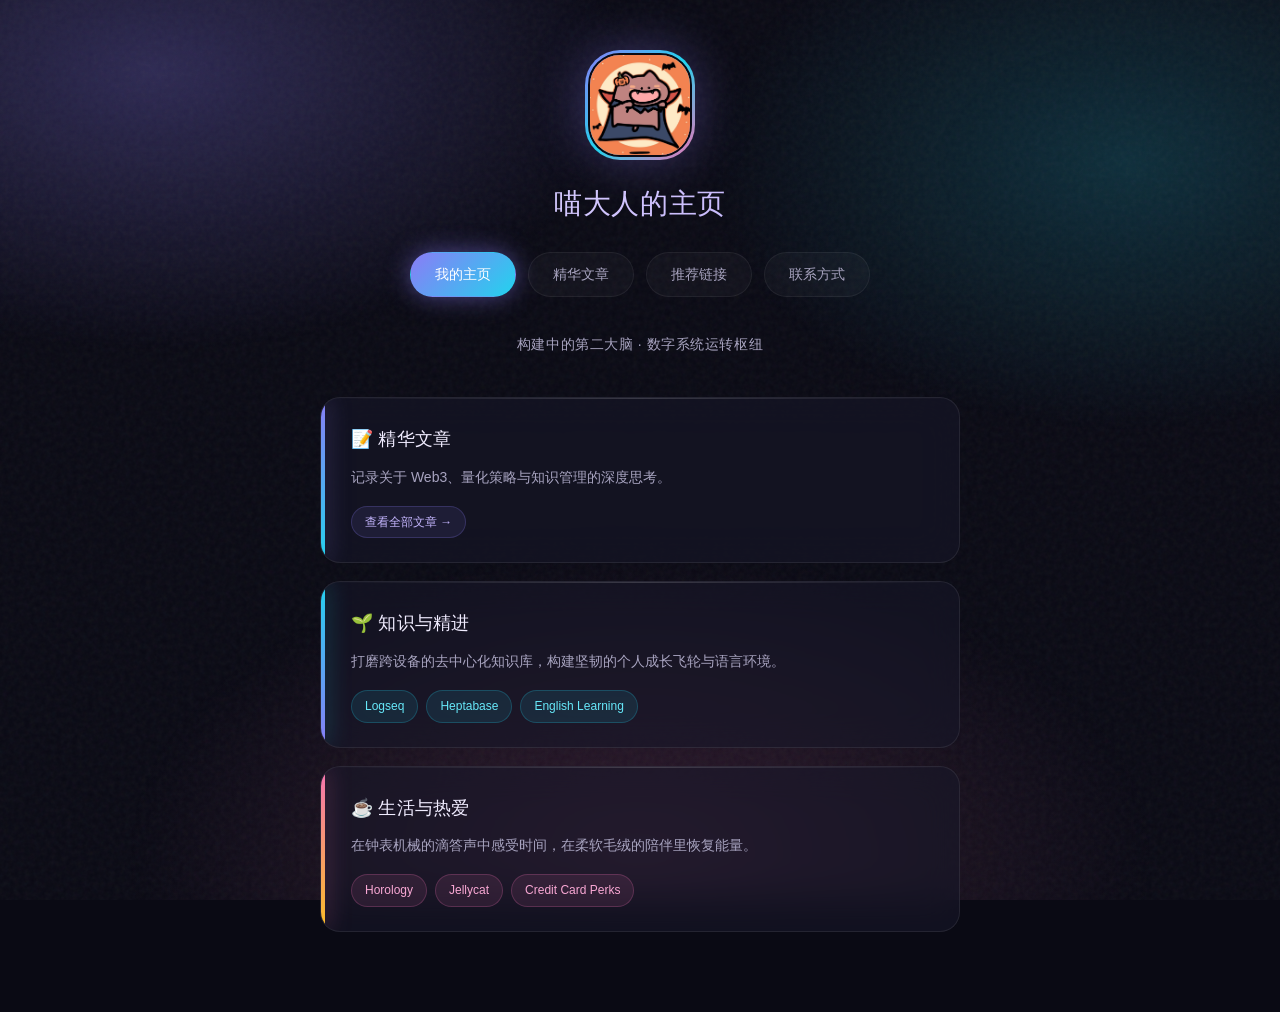
<file: index.html>
<!DOCTYPE html>
<html lang="zh-CN">
<head>
    <meta charset="UTF-8">
    <meta name="viewport" content="width=device-width, initial-scale=1.0">
    <title>喵大人的主页</title>
    <link rel="icon" type="image/jpeg" href="images/MeowLogo.jpg">
    <link rel="stylesheet" href="css/style.css">
</head>
<body>

    <header class="site-header">
        <div class="avatar-container">
            <img src="images/MeowLogo.jpg" alt="喵大人的专属 Logo">
        </div>
        <h1 class="site-title">喵大人的主页</h1>
        
        <nav class="main-nav">
            <a href="index.html" class="active">我的主页</a>
            <a href="pages/articles.html">精华文章</a>
            <a href="pages/links.html">推荐链接</a>
            <a href="pages/contact.html">联系方式</a>
        </nav>
    </header>

    <p class="profile-bio">构建中的第二大脑 · 数字系统运转枢纽</p>

    <main class="content-grid">
        <a href="pages/articles.html" class="card system-blue">
            <h2 class="card-header">📝 精华文章</h2>
            <p class="card-body">记录关于 Web3、量化策略与知识管理的深度思考。</p>
            <div class="tag-group">
                <span class="tag">查看全部文章 →</span>
            </div>
        </a>

        <section class="card system-green">
            <h2 class="card-header">🌱 知识与精进</h2>
            <p class="card-body">打磨跨设备的去中心化知识库，构建坚韧的个人成长飞轮与语言环境。</p>
            <div class="tag-group">
                <span class="tag">Logseq</span>
                <span class="tag">Heptabase</span>
                <span class="tag">English Learning</span>
            </div>
        </section>

        <section class="card system-red">
            <h2 class="card-header">☕ 生活与热爱</h2>
            <p class="card-body">在钟表机械的滴答声中感受时间，在柔软毛绒的陪伴里恢复能量。</p>
            <div class="tag-group">
                <span class="tag">Horology</span>
                <span class="tag">Jellycat</span>
                <span class="tag">Credit Card Perks</span>
            </div>
        </section>
    </main>

</body>
</html>
</file>
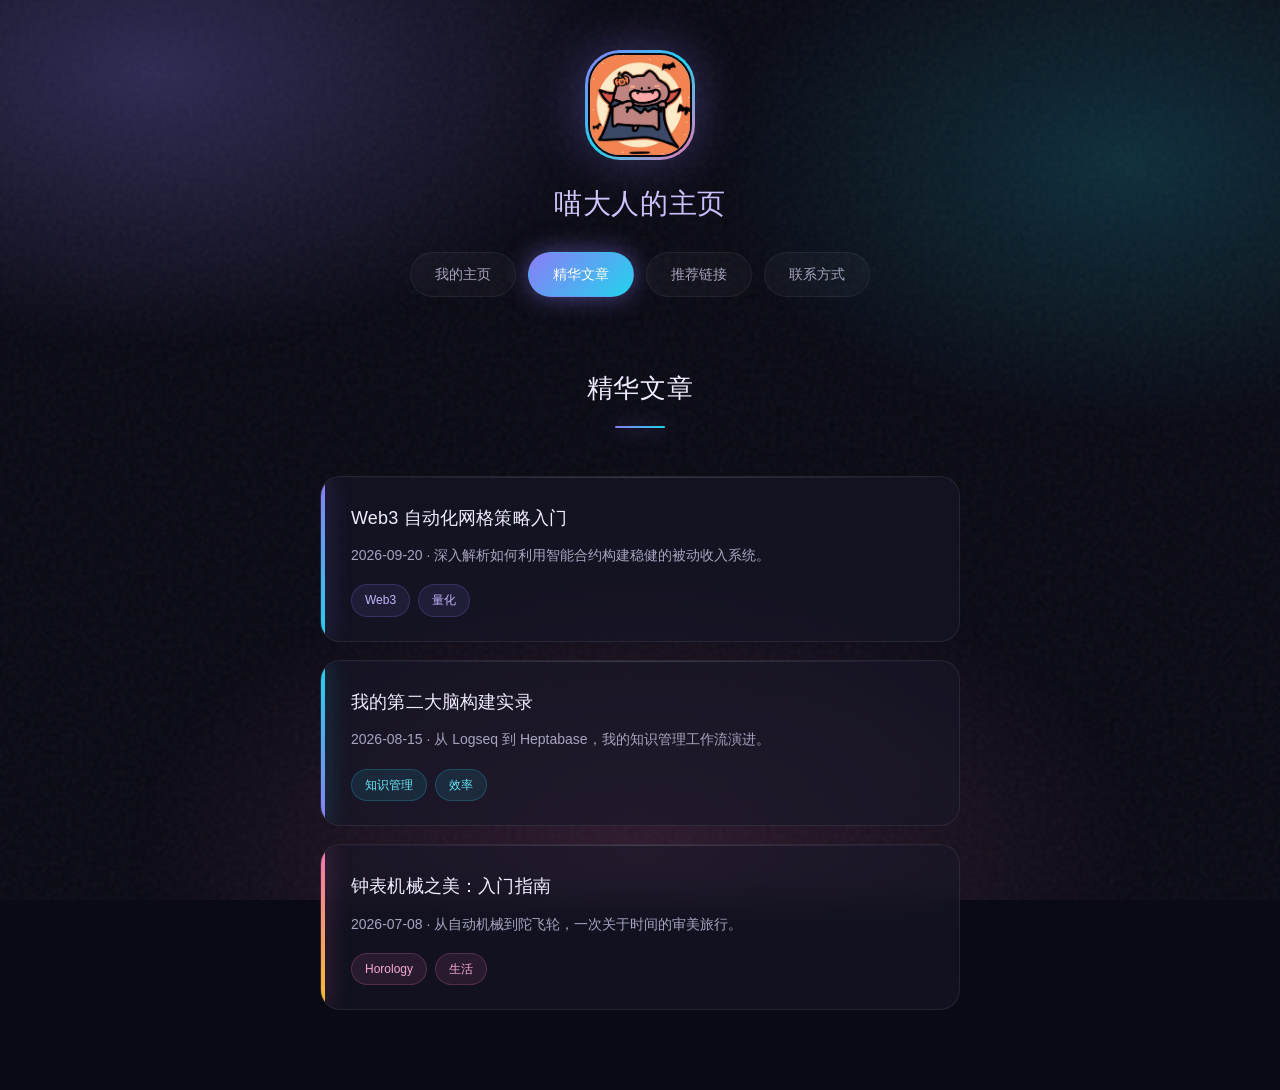
<file: pages/articles.html>
<!DOCTYPE html>
<html lang="zh-CN">
<head>
    <meta charset="UTF-8">
    <meta name="viewport" content="width=device-width, initial-scale=1.0">
    <title>精华文章 · 喵大人</title>
    <link rel="icon" type="image/jpeg" href="../images/MeowLogo.jpg">
    <link rel="stylesheet" href="../css/style.css">
</head>
<body>

    <header class="site-header">
        <div class="avatar-container">
            <img src="../images/MeowLogo.jpg" alt="喵大人的专属 Logo">
        </div>
        <h1 class="site-title">喵大人的主页</h1>
        
        <nav class="main-nav">
            <a href="../index.html">我的主页</a>
            <a href="articles.html" class="active">精华文章</a>
            <a href="links.html">推荐链接</a>
            <a href="contact.html">联系方式</a>
        </nav>
    </header>

    <main class="content-grid">
        <h1 class="page-title">精华文章</h1>

        <a href="#" class="card system-blue">
            <h2 class="card-header">Web3 自动化网格策略入门</h2>
            <p class="card-body">2026-09-20 · 深入解析如何利用智能合约构建稳健的被动收入系统。</p>
            <div class="tag-group">
                <span class="tag">Web3</span>
                <span class="tag">量化</span>
            </div>
        </a>

        <a href="#" class="card system-green">
            <h2 class="card-header">我的第二大脑构建实录</h2>
            <p class="card-body">2026-08-15 · 从 Logseq 到 Heptabase，我的知识管理工作流演进。</p>
            <div class="tag-group">
                <span class="tag">知识管理</span>
                <span class="tag">效率</span>
            </div>
        </a>

        <a href="#" class="card system-red">
            <h2 class="card-header">钟表机械之美：入门指南</h2>
            <p class="card-body">2026-07-08 · 从自动机械到陀飞轮，一次关于时间的审美旅行。</p>
            <div class="tag-group">
                <span class="tag">Horology</span>
                <span class="tag">生活</span>
            </div>
        </a>
    </main>

</body>
</html>
</file>
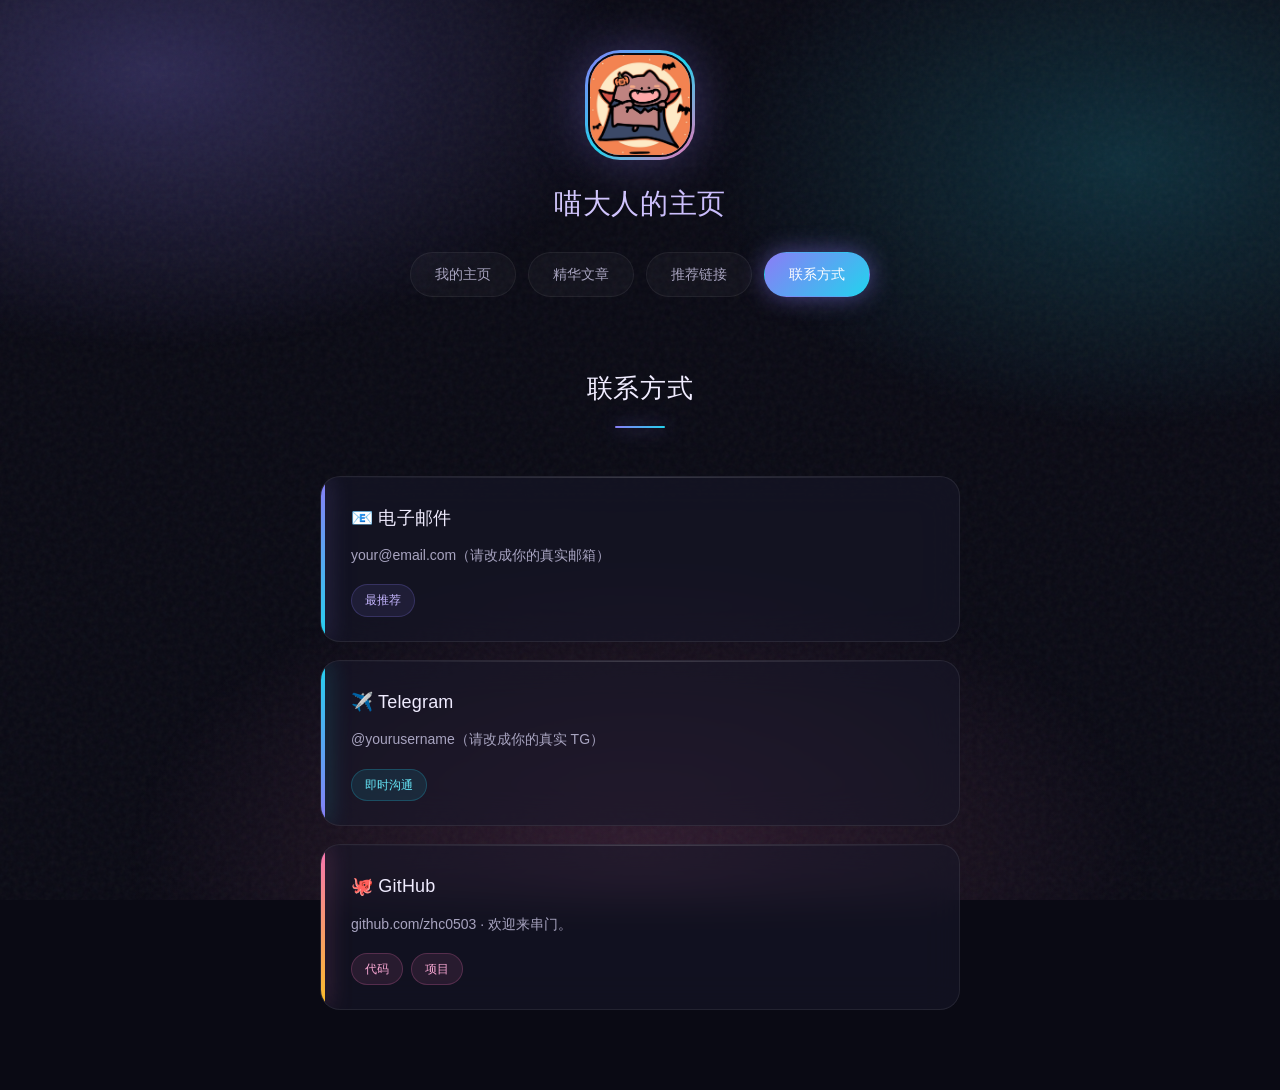
<file: pages/contact.html>
<!DOCTYPE html>
<html lang="zh-CN">
<head>
    <meta charset="UTF-8">
    <meta name="viewport" content="width=device-width, initial-scale=1.0">
    <title>联系方式 · 喵大人</title>
    <link rel="icon" type="image/jpeg" href="../images/MeowLogo.jpg">
    <link rel="stylesheet" href="../css/style.css">
</head>
<body>

    <header class="site-header">
        <div class="avatar-container">
            <img src="../images/MeowLogo.jpg" alt="喵大人的专属 Logo">
        </div>
        <h1 class="site-title">喵大人的主页</h1>
        
        <nav class="main-nav">
            <a href="../index.html">我的主页</a>
            <a href="articles.html">精华文章</a>
            <a href="links.html">推荐链接</a>
            <a href="contact.html" class="active">联系方式</a>
        </nav>
    </header>

    <main class="content-grid">
        <h1 class="page-title">联系方式</h1>

        <a href="mailto:your@email.com" class="card system-blue">
            <h2 class="card-header">📧 电子邮件</h2>
            <p class="card-body">your@email.com（请改成你的真实邮箱）</p>
            <div class="tag-group">
                <span class="tag">最推荐</span>
            </div>
        </a>

        <a href="https://t.me/yourusername" target="_blank" rel="noopener" class="card system-green">
            <h2 class="card-header">✈️ Telegram</h2>
            <p class="card-body">@yourusername（请改成你的真实 TG）</p>
            <div class="tag-group">
                <span class="tag">即时沟通</span>
            </div>
        </a>

        <a href="https://github.com/zhc0503" target="_blank" rel="noopener" class="card system-red">
            <h2 class="card-header">🐙 GitHub</h2>
            <p class="card-body">github.com/zhc0503 · 欢迎来串门。</p>
            <div class="tag-group">
                <span class="tag">代码</span>
                <span class="tag">项目</span>
            </div>
        </a>
    </main>

</body>
</html>
</file>
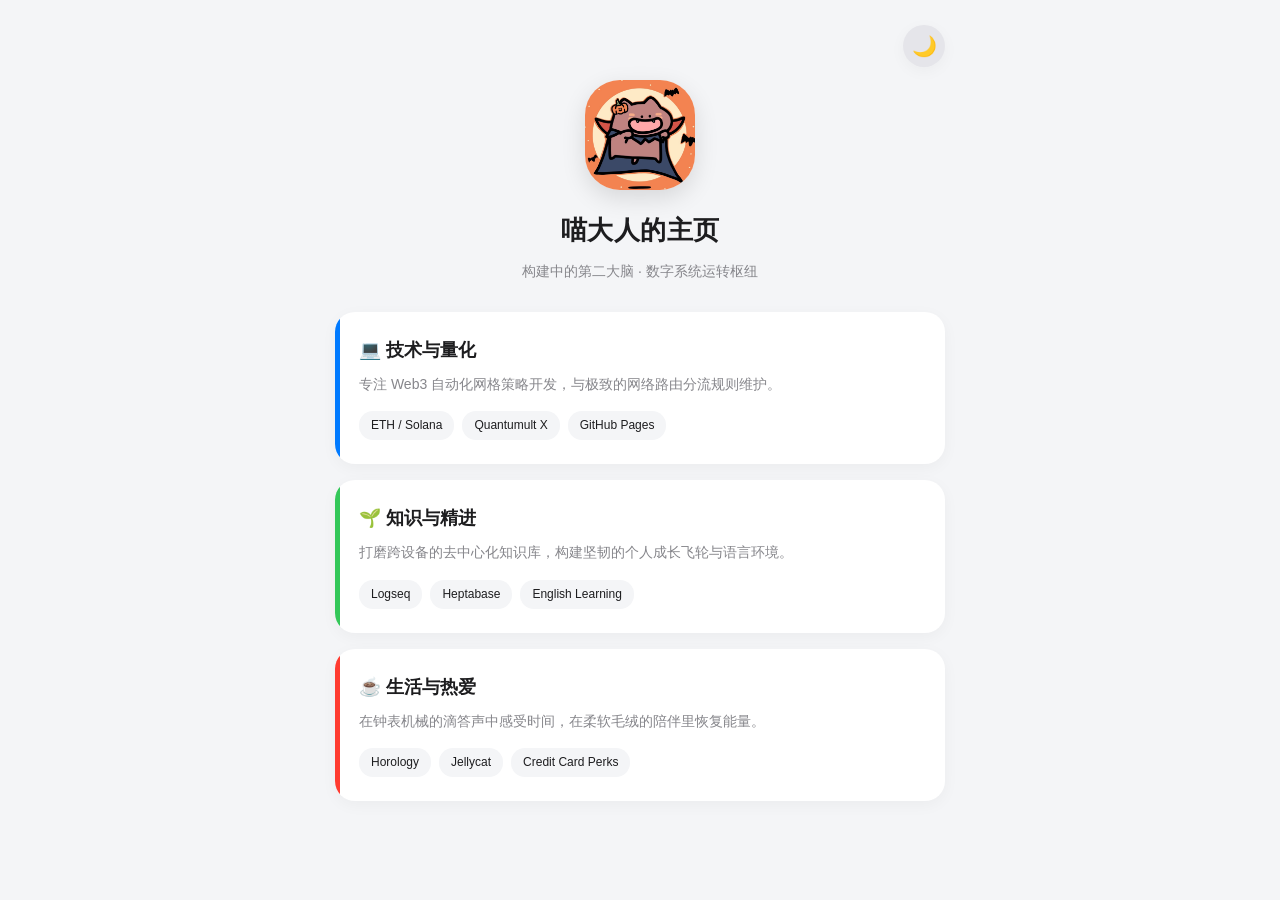
<file: pages/debug.html>
<!DOCTYPE html>
<html lang="zh-CN">
<head>
    <meta charset="UTF-8">
    <meta name="viewport" content="width=device-width, initial-scale=1.0, maximum-scale=1.0, user-scalable=no">
    <title>喵大人的主页</title>
    
    <link rel="icon" type="image/jpeg" href="https://zhc0503.github.io/images/MeowLogo.jpg">
    <link rel="apple-touch-icon" href="https://zhc0503.github.io/images/MeowLogo.jpg">

    <style>
        /* 核心变量：日间模式 (默认) */
        :root {
            --bg-color: #f4f5f7;
            --card-bg: #ffffff;
            --text-main: #1d1d1f;
            --text-sub: #86868b;
            --color-blue: #007aff; 
            --color-green: #34c759;
            --color-red: #ff3b30;  
            --shadow-light: 0 4px 16px rgba(0, 0, 0, 0.04);
            --shadow-active: 0 2px 8px rgba(0, 0, 0, 0.08);
            --btn-bg: #e5e5ea;
        }

        /* 核心变量：护眼/深色模式 */
        body.dark-mode {
            --bg-color: #121212;
            --card-bg: #1e1e1e;
            --text-main: #f5f5f7;
            --text-sub: #a1a1a6;
            --shadow-light: 0 4px 16px rgba(0, 0, 0, 0.3);
            --btn-bg: #333333;
        }

        * {
            box-sizing: border-box;
            -webkit-tap-highlight-color: transparent;
        }

        body {
            font-family: -apple-system, BlinkMacSystemFont, "PingFang SC", "Helvetica Neue", Arial, sans-serif;
            background-color: var(--bg-color);
            color: var(--text-main);
            /* 电脑端居中优化：限制最大宽度并自动居中 */
            max-width: 650px; 
            margin: 0 auto; 
            padding: 20px;
            line-height: 1.6;
            transition: background-color 0.3s ease, color 0.3s ease; /* 日夜切换平滑过渡 */
            animation: fadeIn 0.6s ease-out;
            position: relative; /* 为按钮定位做准备 */
        }

        @keyframes fadeIn {
            from { opacity: 0; transform: translateY(10px); }
            to { opacity: 1; transform: translateY(0); }
        }

        /* 护眼模式切换按钮 */
        .theme-toggle {
            position: absolute;
            top: 25px;
            right: 20px;
            background-color: var(--btn-bg);
            border: none;
            border-radius: 50%;
            width: 42px;
            height: 42px;
            font-size: 20px;
            cursor: pointer;
            display: flex;
            align-items: center;
            justify-content: center;
            transition: transform 0.2s ease, background-color 0.3s ease;
            box-shadow: var(--shadow-light);
            z-index: 100;
        }

        .theme-toggle:active {
            transform: scale(0.9);
        }

        /* 头部区域 */
        .profile-header {
            text-align: center;
            padding: 40px 0 30px 0;
            margin-top: 20px;
        }

        .avatar-container {
            width: 110px;
            height: 110px;
            margin: 0 auto;
            border-radius: 35px;
            overflow: hidden;
            box-shadow: 0 8px 24px rgba(0, 0, 0, 0.12);
        }

        .avatar-container img {
            width: 100%;
            height: 100%;
            object-fit: cover;
            display: block;
        }

        .profile-name {
            font-size: 26px;
            font-weight: 700;
            margin-top: 20px;
            letter-spacing: 0.5px;
        }

        .profile-bio {
            font-size: 14px;
            color: var(--text-sub);
            margin-top: 8px;
            padding: 0 20px;
        }

        /* 卡片区域 */
        .content-grid {
            display: flex;
            flex-direction: column;
            gap: 16px;
            padding-bottom: 40px;
        }

        .card {
            background-color: var(--card-bg);
            border-radius: 20px;
            padding: 24px;
            box-shadow: var(--shadow-light);
            transition: transform 0.2s ease, box-shadow 0.2s ease, background-color 0.3s ease;
            position: relative;
            overflow: hidden;
        }

        .card:active {
            transform: scale(0.98);
            box-shadow: var(--shadow-active);
        }

        .card::before {
            content: '';
            position: absolute;
            left: 0;
            top: 0;
            bottom: 0;
            width: 5px;
        }
        .card.system-blue::before { background-color: var(--color-blue); }
        .card.system-green::before { background-color: var(--color-green); }
        .card.system-red::before { background-color: var(--color-red); }

        .card-header {
            font-size: 18px;
            font-weight: 600;
            margin: 0 0 8px 0;
            display: flex;
            align-items: center;
            gap: 8px;
        }

        .card-body {
            font-size: 14px;
            color: var(--text-sub);
            margin: 0 0 16px 0;
        }

        .tag-group {
            display: flex;
            flex-wrap: wrap;
            gap: 8px;
        }

        .tag {
            font-size: 12px;
            font-weight: 500;
            padding: 5px 12px;
            background-color: var(--bg-color);
            border-radius: 14px;
            color: var(--text-main);
            transition: background-color 0.3s ease, color 0.3s ease;
        }
    </style>
</head>
<body>

    <button class="theme-toggle" id="themeToggle" aria-label="Toggle Dark Mode">
        🌙
    </button>

    <header class="profile-header">
        <div class="avatar-container">
            <img src="https://zhc0503.github.io/images/MeowLogo.jpg" alt="喵大人的专属 Logo">
        </div>
        <div class="profile-name">喵大人的主页</div>
        <div class="profile-bio">构建中的第二大脑 · 数字系统运转枢纽</div>
    </header>

    <main class="content-grid">
        <section class="card system-blue">
            <h2 class="card-header">💻 技术与量化</h2>
            <p class="card-body">专注 Web3 自动化网格策略开发，与极致的网络路由分流规则维护。</p>
            <div class="tag-group">
                <span class="tag">ETH / Solana</span>
                <span class="tag">Quantumult X</span>
                <span class="tag">GitHub Pages</span>
            </div>
        </section>

        <section class="card system-green">
            <h2 class="card-header">🌱 知识与精进</h2>
            <p class="card-body">打磨跨设备的去中心化知识库，构建坚韧的个人成长飞轮与语言环境。</p>
            <div class="tag-group">
                <span class="tag">Logseq</span>
                <span class="tag">Heptabase</span>
                <span class="tag">English Learning</span>
            </div>
        </section>

        <section class="card system-red">
            <h2 class="card-header">☕ 生活与热爱</h2>
            <p class="card-body">在钟表机械的滴答声中感受时间，在柔软毛绒的陪伴里恢复能量。</p>
            <div class="tag-group">
                <span class="tag">Horology</span>
                <span class="tag">Jellycat</span>
                <span class="tag">Credit Card Perks</span>
            </div>
        </section>
    </main>

    <script>
        const themeToggleBtn = document.getElementById('themeToggle');
        const body = document.body;

        // 检查本地存储中的主题偏好
        const savedTheme = localStorage.getItem('theme');
        if (savedTheme === 'dark') {
            body.classList.add('dark-mode');
            themeToggleBtn.innerText = '☀️';
        }

        // 点击事件监听
        themeToggleBtn.addEventListener('click', () => {
            body.classList.toggle('dark-mode');
            
            // 动态切换图标并保存偏好
            if (body.classList.contains('dark-mode')) {
                themeToggleBtn.innerText = '☀️';
                localStorage.setItem('theme', 'dark');
            } else {
                themeToggleBtn.innerText = '🌙';
                localStorage.setItem('theme', 'light');
            }
        });
    </script>
</body>
</html>
</file>
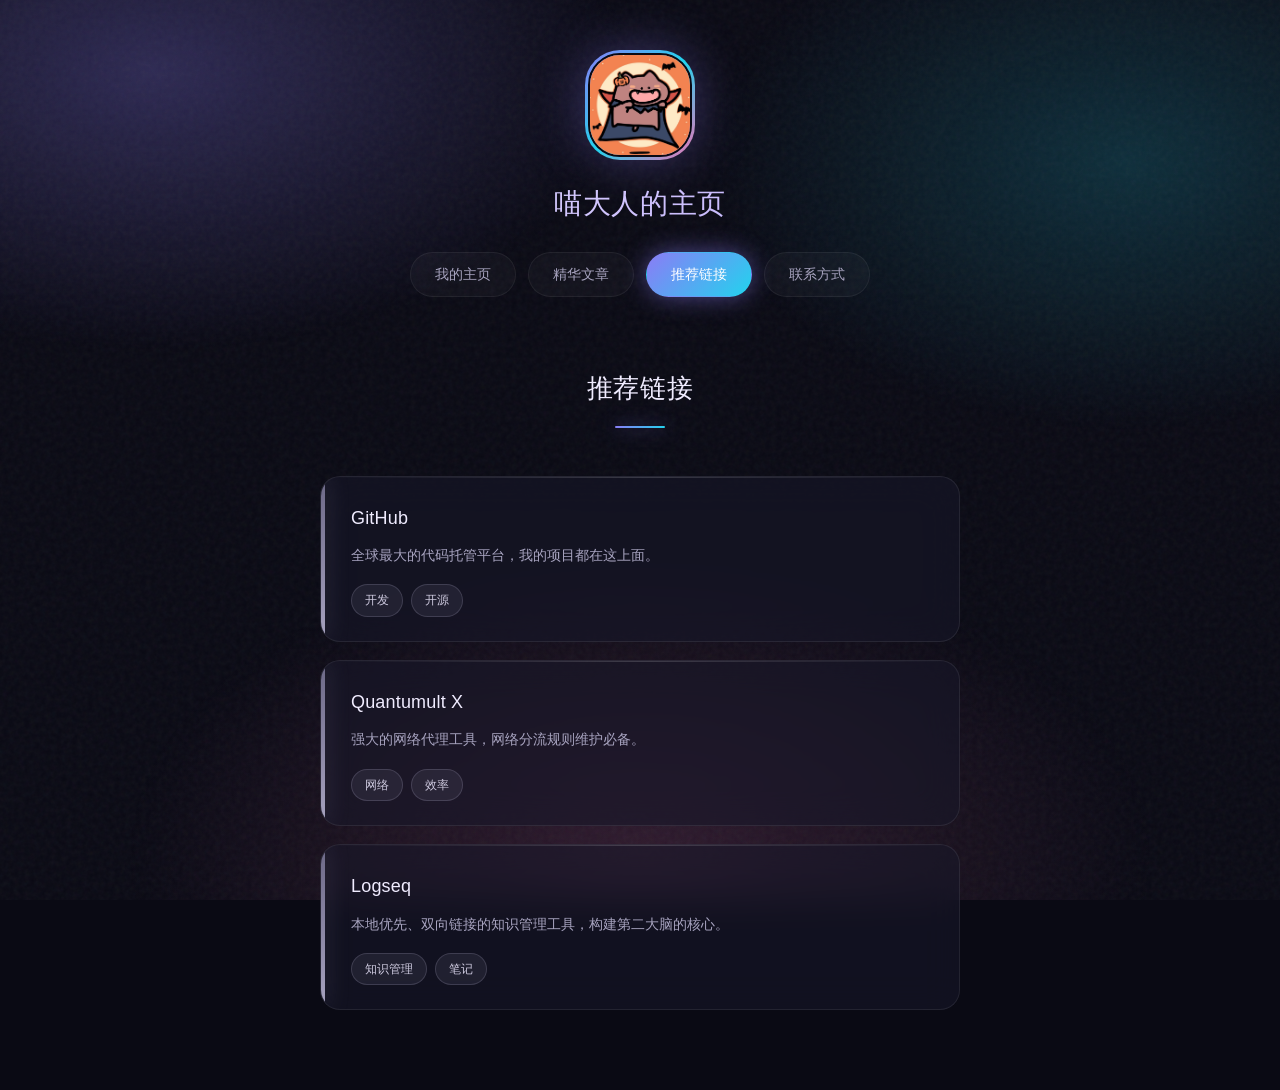
<file: pages/links.html>
<!DOCTYPE html>
<html lang="zh-CN">
<head>
    <meta charset="UTF-8">
    <meta name="viewport" content="width=device-width, initial-scale=1.0">
    <title>推荐链接 · 喵大人</title>
    <link rel="icon" type="image/jpeg" href="../images/MeowLogo.jpg">
    <link rel="stylesheet" href="../css/style.css">
</head>
<body>

    <header class="site-header">
        <div class="avatar-container">
            <img src="../images/MeowLogo.jpg" alt="喵大人的专属 Logo">
        </div>
        <h1 class="site-title">喵大人的主页</h1>
        
        <nav class="main-nav">
            <a href="../index.html">我的主页</a>
            <a href="articles.html">精华文章</a>
            <a href="links.html" class="active">推荐链接</a>
            <a href="contact.html">联系方式</a>
        </nav>
    </header>

    <main class="content-grid">
        <h1 class="page-title">推荐链接</h1>

        <a href="https://github.com" target="_blank" rel="noopener" class="card system-gray">
            <h2 class="card-header">GitHub</h2>
            <p class="card-body">全球最大的代码托管平台，我的项目都在这上面。</p>
            <div class="tag-group">
                <span class="tag">开发</span>
                <span class="tag">开源</span>
            </div>
        </a>

        <a href="https://quantumult.app" target="_blank" rel="noopener" class="card system-gray">
            <h2 class="card-header">Quantumult X</h2>
            <p class="card-body">强大的网络代理工具，网络分流规则维护必备。</p>
            <div class="tag-group">
                <span class="tag">网络</span>
                <span class="tag">效率</span>
            </div>
        </a>

        <a href="https://logseq.com" target="_blank" rel="noopener" class="card system-gray">
            <h2 class="card-header">Logseq</h2>
            <p class="card-body">本地优先、双向链接的知识管理工具，构建第二大脑的核心。</p>
            <div class="tag-group">
                <span class="tag">知识管理</span>
                <span class="tag">笔记</span>
            </div>
        </a>
    </main>

</body>
</html>
</file>
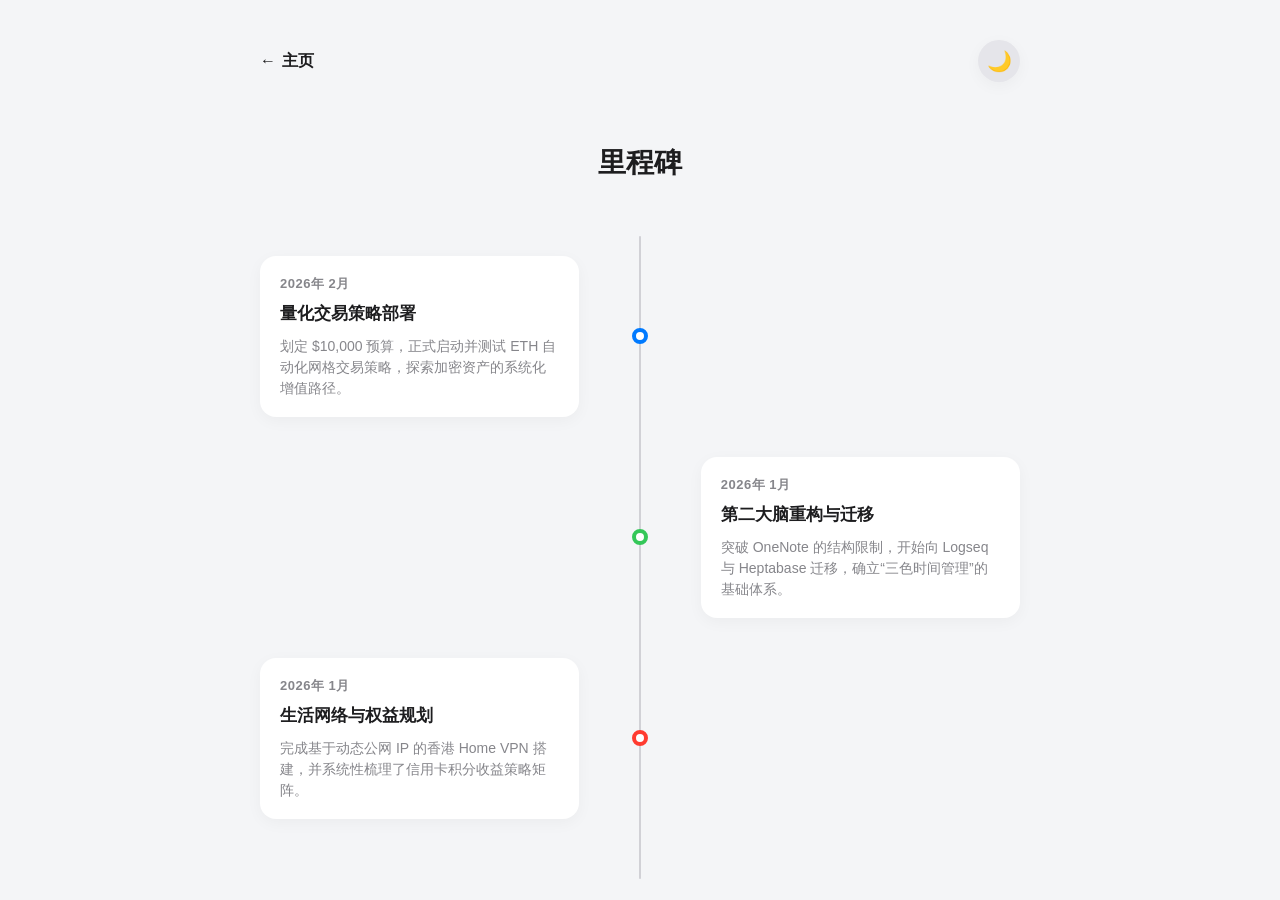
<file: pages/timeline.html>
<!DOCTYPE html>
<html lang="zh-CN">
<head>
    <meta charset="UTF-8">
    <meta name="viewport" content="width=device-width, initial-scale=1.0, maximum-scale=1.0, user-scalable=no">
    <title>时间轴 - 喵大人的主页</title>
    
    <link rel="icon" type="image/jpeg" href="https://zhc0503.github.io/images/MeowLogo.jpg">
    <link rel="apple-touch-icon" href="https://zhc0503.github.io/images/MeowLogo.jpg">

    <style>
        /* 核心变量 */
        :root {
            --bg-color: #f4f5f7;
            --card-bg: #ffffff;
            --text-main: #1d1d1f;
            --text-sub: #86868b;
            --line-color: #d1d1d6;
            --color-blue: #007aff; 
            --color-green: #34c759;
            --color-red: #ff3b30;  
            --shadow-light: 0 4px 16px rgba(0, 0, 0, 0.04);
            --shadow-active: 0 2px 8px rgba(0, 0, 0, 0.08);
            --btn-bg: #e5e5ea;
        }

        body.dark-mode {
            --bg-color: #121212;
            --card-bg: #1e1e1e;
            --text-main: #f5f5f7;
            --text-sub: #a1a1a6;
            --line-color: #333333;
            --shadow-light: 0 4px 16px rgba(0, 0, 0, 0.3);
            --btn-bg: #333333;
        }

        * {
            box-sizing: border-box;
            -webkit-tap-highlight-color: transparent;
        }

        body {
            font-family: -apple-system, BlinkMacSystemFont, "PingFang SC", "Helvetica Neue", Arial, sans-serif;
            background-color: var(--bg-color);
            color: var(--text-main);
            max-width: 800px; /* 稍微放宽以容纳双列 */
            margin: 0 auto; 
            padding: 20px;
            line-height: 1.6;
            transition: background-color 0.3s ease, color 0.3s ease;
            animation: fadeIn 0.6s ease-out;
            position: relative;
        }

        @keyframes fadeIn {
            from { opacity: 0; transform: translateY(10px); }
            to { opacity: 1; transform: translateY(0); }
        }

        /* 导航与主题按钮 */
        .nav-header {
            display: flex;
            justify-content: space-between;
            align-items: center;
            padding: 20px 0 40px 0;
        }

        .back-btn {
            text-decoration: none;
            color: var(--text-main);
            font-weight: 600;
            font-size: 16px;
            display: flex;
            align-items: center;
            gap: 6px;
            transition: opacity 0.2s;
        }

        .back-btn:active { opacity: 0.6; }

        .theme-toggle {
            background-color: var(--btn-bg);
            border: none;
            border-radius: 50%;
            width: 42px;
            height: 42px;
            font-size: 20px;
            cursor: pointer;
            display: flex;
            align-items: center;
            justify-content: center;
            transition: transform 0.2s ease, background-color 0.3s ease;
            box-shadow: var(--shadow-light);
        }

        .theme-toggle:active { transform: scale(0.9); }

        .page-title {
            text-align: center; /* 标题居中 */
            font-size: 28px;
            font-weight: 700;
            margin-bottom: 50px;
        }

        /* ==================== 
           中轴时间线核心逻辑 
           ==================== */
        .timeline {
            position: relative;
            padding: 20px 0;
        }

        /* 中央基准线 */
        .timeline::before {
            content: '';
            position: absolute;
            top: 0;
            bottom: 0;
            left: 50%;
            transform: translateX(-50%);
            width: 2px;
            background-color: var(--line-color);
            border-radius: 2px;
            transition: background-color 0.3s ease;
        }

        .timeline-item {
            display: flex;
            justify-content: space-between;
            align-items: center; /* 让左右卡片与中心点垂直居中对抗 */
            width: 100%;
            margin-bottom: 40px;
            position: relative;
        }

        /* 奇数项放左边，偶数项放右边 */
        .timeline-item:nth-child(odd) { flex-direction: row; }
        .timeline-item:nth-child(even) { flex-direction: row-reverse; }

        /* 内容卡片宽度限制在 42% 左右，留出中间呼吸空间 */
        .timeline-content {
            width: 42%;
            background-color: var(--card-bg);
            border-radius: 16px;
            padding: 18px 20px;
            box-shadow: var(--shadow-light);
            transition: transform 0.2s ease, box-shadow 0.2s ease, background-color 0.3s ease;
            position: relative;
        }

        .timeline-content:active {
            transform: scale(0.98);
            box-shadow: var(--shadow-active);
        }

        /* 绝对居中的时间圆点 */
        .timeline-node {
            position: absolute;
            left: 50%;
            top: 50%;
            transform: translate(-50%, -50%);
            width: 16px;
            height: 16px;
            border-radius: 50%;
            background-color: var(--card-bg);
            border: 4px solid var(--text-main);
            z-index: 1;
            transition: border-color 0.3s ease, background-color 0.3s ease;
        }

        .timeline-node.system-blue { border-color: var(--color-blue); }
        .timeline-node.system-green { border-color: var(--color-green); }
        .timeline-node.system-red { border-color: var(--color-red); }

        .timeline-date {
            font-size: 13px;
            color: var(--text-sub);
            font-weight: 600;
            margin-bottom: 6px;
            letter-spacing: 0.5px;
        }

        .timeline-title {
            font-size: 17px;
            font-weight: 600;
            margin: 0 0 8px 0;
            color: var(--text-main);
        }

        .timeline-desc {
            font-size: 14px;
            color: var(--text-sub);
            margin: 0;
            line-height: 1.5;
        }

        /* ==================== 
           极致移动端适配降级 
           ==================== */
        @media (max-width: 650px) {
            .timeline::before {
                left: 12px; /* 线条靠左 */
                transform: none;
            }
            .timeline-item, .timeline-item:nth-child(odd), .timeline-item:nth-child(even) {
                flex-direction: column;
                align-items: flex-end; /* 卡片靠右 */
                margin-bottom: 32px;
            }
            .timeline-content {
                width: calc(100% - 36px); /* 占据除线条外的所有宽度 */
            }
            .timeline-node {
                left: 12px;
                top: 24px; /* 圆点上移 */
                transform: translateX(-50%);
            }
        }
    </style>
</head>
<body>

    <header class="nav-header">
        <a href="index.html" class="back-btn"><span>←</span> 主页</a>
        <button class="theme-toggle" id="themeToggle" aria-label="Toggle Dark Mode">🌙</button>
    </header>

    <h1 class="page-title">里程碑</h1>

    <div class="timeline">
        
        <div class="timeline-item">
            <div class="timeline-content">
                <div class="timeline-date">2026年 2月</div>
                <h3 class="timeline-title">量化交易策略部署</h3>
                <p class="timeline-desc">划定 $10,000 预算，正式启动并测试 ETH 自动化网格交易策略，探索加密资产的系统化增值路径。</p>
            </div>
            <div class="timeline-node system-blue"></div>
        </div>

        <div class="timeline-item">
            <div class="timeline-content">
                <div class="timeline-date">2026年 1月</div>
                <h3 class="timeline-title">第二大脑重构与迁移</h3>
                <p class="timeline-desc">突破 OneNote 的结构限制，开始向 Logseq 与 Heptabase 迁移，确立“三色时间管理”的基础体系。</p>
            </div>
            <div class="timeline-node system-green"></div>
        </div>

        <div class="timeline-item">
            <div class="timeline-content">
                <div class="timeline-date">2026年 1月</div>
                <h3 class="timeline-title">生活网络与权益规划</h3>
                <p class="timeline-desc">完成基于动态公网 IP 的香港 Home VPN 搭建，并系统性梳理了信用卡积分收益策略矩阵。</p>
            </div>
            <div class="timeline-node system-red"></div>
        </div>

    </div>

    <script>
        const themeToggleBtn = document.getElementById('themeToggle');
        const body = document.body;

        const savedTheme = localStorage.getItem('theme');
        if (savedTheme === 'dark') {
            body.classList.add('dark-mode');
            themeToggleBtn.innerText = '☀️';
        }

        themeToggleBtn.addEventListener('click', () => {
            body.classList.toggle('dark-mode');
            if (body.classList.contains('dark-mode')) {
                themeToggleBtn.innerText = '☀️';
                localStorage.setItem('theme', 'dark');
            } else {
                themeToggleBtn.innerText = '🌙';
                localStorage.setItem('theme', 'light');
            }
        });
    </script>
</body>
</html>
</file>
<file: css/style.css>
/* ============================================================
   华丽风格 · 全局变量
   ============================================================ */
:root {
    --bg-deep: #0a0a14;
    --bg-card: rgba(24, 24, 42, 0.55);
    --ink-1: #f0ecff;
    --ink-2: #a8a4c0;
    --ink-3: #6b6785;
    --purple: #8b7cf6;
    --cyan: #22d3ee;
    --rose: #f472b6;
    --amber: #fbbf24;
    --grad-main: linear-gradient(135deg, #8b7cf6, #22d3ee);
    --grad-warm: linear-gradient(135deg, #f472b6, #fbbf24);
    --grad-cool: linear-gradient(135deg, #22d3ee, #8b7cf6);
    --glass-border: rgba(255, 255, 255, 0.08);
    --shadow-card: 0 18px 50px rgba(0, 0, 0, 0.45);
    --shadow-glow: 0 0 40px rgba(139, 124, 246, 0.18);
    --font-serif: 'Georgia', 'Songti SC', 'Noto Serif SC', serif;
    /* 字体统一改为微软雅黑 Light，并附带系统回退 */
    --font-sans: "Microsoft YaHei Light", "Microsoft YaHei", -apple-system, BlinkMacSystemFont, "PingFang SC", "Helvetica Neue", Arial, sans-serif;
}

* {
    box-sizing: border-box;
    -webkit-tap-highlight-color: transparent;
}

/* ============================================================
   背景艺术层：深色底 + 三色光晕 + 噪点
   ============================================================ */
body {
    font-family: var(--font-sans);
    font-weight: 300; /* 配合微软雅黑 Light 细体效果 */
    color: var(--ink-1);
    background: var(--bg-deep);
    margin: 0;
    padding: 20px;
    line-height: 1.7;
    overflow-x: hidden;
    min-height: 100vh;
    animation: pageFade 0.8s ease-out;
}

body::before {
    content: '';
    position: fixed;
    inset: 0;
    z-index: -2;
    pointer-events: none;
    background:
        radial-gradient(ellipse 60% 50% at 12% 8%, rgba(139, 124, 246, 0.28), transparent 62%),
        radial-gradient(ellipse 55% 50% at 88% 18%, rgba(34, 211, 238, 0.18), transparent 60%),
        radial-gradient(ellipse 65% 55% at 50% 95%, rgba(244, 114, 182, 0.16), transparent 62%);
}

body::after {
    content: '';
    position: fixed;
    inset: 0;
    z-index: -1;
    pointer-events: none;
    opacity: 0.05;
    background-image: url("data:image/svg+xml,%3Csvg viewBox='0 0 200 200' xmlns='http://www.w3.org/2000/svg'%3E%3Cfilter id='n'%3E%3CfeTurbulence type='fractalNoise' baseFrequency='0.85' numOctaves='4'/%3E%3C/filter%3E%3Crect width='100%25' height='100%25' filter='url(%23n)'/%3E%3C/svg%3E");
}

@keyframes pageFade { from { opacity: 0; } to { opacity: 1; } }
@keyframes fadeUp { from { opacity: 0; transform: translateY(30px); } to { opacity: 1; transform: translateY(0); } }
@keyframes floatGlow {
    0%, 100% { transform: translateY(0) scale(1); }
    50% { transform: translateY(-12px) scale(1.03); }
}
@keyframes shimmer {
    0% { background-position: 0% center; }
    100% { background-position: 200% center; }
}

/* ============================================================
   全局头部：头像 + 网站标题 + 华丽导航栏
   ============================================================ */
.site-header {
    text-align: center;
    padding: 30px 0 20px;
    animation: fadeUp 0.9s cubic-bezier(.16, 1, .3, 1) both;
}

/* 需求1：头像动效出现在每个页面最上方 */
.avatar-container {
    width: 110px;
    height: 110px;
    margin: 0 auto;
    border-radius: 35px;
    padding: 3px;
    background: linear-gradient(135deg, #8b7cf6, #22d3ee, #f472b6);
    box-shadow: 0 0 50px rgba(139, 124, 246, 0.35);
    animation: floatGlow 6s ease-in-out infinite;
}

.avatar-container img {
    width: 100%;
    height: 100%;
    object-fit: cover;
    display: block;
    border-radius: 32px;
    border: 2px solid var(--bg-deep);
}

.site-title {
    font-family: var(--font-serif);
    font-size: 28px;
    font-weight: 400;
    letter-spacing: 0.02em;
    margin: 20px 0 24px;
    background: linear-gradient(120deg, #f0ecff, #c4b5fd, #67e8f9, #f0ecff);
    background-size: 200% auto;
    -webkit-background-clip: text;
    background-clip: text;
    -webkit-text-fill-color: transparent;
    animation: shimmer 8s linear infinite;
}

/* 需求2：导航栏在文字下方，无整页横线，以华丽按钮形式体现 */
.main-nav {
    display: flex;
    justify-content: center;
    flex-wrap: wrap;
    gap: 12px;
    max-width: 640px;
    margin: 0 auto;
}

.main-nav a {
    text-decoration: none;
    color: var(--ink-2);
    font-size: 14px;
    font-weight: 300;
    padding: 10px 24px;
    border-radius: 100px;
    background: rgba(255, 255, 255, 0.03);
    border: 1px solid rgba(255, 255, 255, 0.06);
    transition: all 0.4s cubic-bezier(.16, 1, .3, 1);
}

.main-nav a:hover {
    color: var(--ink-1);
    transform: translateY(-3px);
    background: rgba(139, 124, 246, 0.12);
    border-color: rgba(139, 124, 246, 0.3);
    box-shadow: 0 8px 20px rgba(0, 0, 0, 0.3), 0 0 20px rgba(139, 124, 246, 0.2);
}

.main-nav a.active {
    color: #ffffff;
    background: var(--grad-main);
    border-color: transparent;
    box-shadow: 0 0 25px rgba(139, 124, 246, 0.5);
}

/* ============================================================
   首页个人简介（仅首页使用）
   ============================================================ */
.profile-bio {
    font-size: 14px;
    color: var(--ink-2);
    margin: 16px auto 0;
    padding: 0 20px;
    text-align: center;
    letter-spacing: 0.04em;
}

/* ============================================================
   内容网格 & 卡片
   ============================================================ */
.content-grid {
    display: flex;
    flex-direction: column;
    gap: 18px;
    max-width: 640px;
    margin: 40px auto 0;
    padding-bottom: 60px;
}

.content-grid > * {
    animation: fadeUp 0.8s cubic-bezier(.16, 1, .3, 1) both;
}
.content-grid > *:nth-child(1) { animation-delay: 0.05s; }
.content-grid > *:nth-child(2) { animation-delay: 0.15s; }
.content-grid > *:nth-child(3) { animation-delay: 0.25s; }
.content-grid > *:nth-child(4) { animation-delay: 0.35s; }
.content-grid > *:nth-child(5) { animation-delay: 0.45s; }

.card {
    position: relative;
    display: block;
    background: var(--bg-card);
    backdrop-filter: blur(18px);
    -webkit-backdrop-filter: blur(18px);
    border: 1px solid var(--glass-border);
    border-radius: 20px;
    padding: 26px 26px 24px 30px;
    overflow: hidden;
    text-decoration: none;
    color: inherit;
    transition: transform 0.4s cubic-bezier(.16, 1, .3, 1),
                border-color 0.4s ease,
                box-shadow 0.4s ease;
}

.card::after {
    content: '';
    position: absolute;
    top: 0; left: 0; right: 0;
    height: 1px;
    background: linear-gradient(90deg, transparent, rgba(255, 255, 255, 0.16), transparent);
    pointer-events: none;
}

.card::before {
    content: '';
    position: absolute;
    left: 0; top: 0; bottom: 0;
    width: 4px;
    border-radius: 0 4px 4px 0;
    transition: width 0.3s ease;
}

.card.system-blue::before { background: var(--grad-main); box-shadow: 0 0 22px rgba(139, 124, 246, 0.6); }
.card.system-green::before { background: var(--grad-cool); box-shadow: 0 0 22px rgba(34, 211, 238, 0.6); }
.card.system-red::before { background: var(--grad-warm); box-shadow: 0 0 22px rgba(244, 114, 182, 0.6); }
.card.system-gray::before { background: linear-gradient(135deg, #6b6785, #a8a4c0); box-shadow: 0 0 22px rgba(168, 164, 192, 0.4); }

.card:hover {
    transform: translateY(-5px);
    border-color: rgba(139, 124, 246, 0.35);
    box-shadow: var(--shadow-card), var(--shadow-glow);
}
.card:hover::before { width: 5px; }
.card:active { transform: translateY(-2px) scale(0.99); }

.card-header {
    font-size: 18px;
    font-weight: 400; /* Light 字体下的标题不要过重 */
    letter-spacing: 0.01em;
    margin: 0 0 10px;
    display: flex;
    align-items: center;
    gap: 8px;
    color: var(--ink-1);
}

.card-body {
    font-size: 14px;
    color: var(--ink-2);
    margin: 0 0 16px;
    line-height: 1.8;
}

/* 标签系统 */
.tag-group { display: flex; flex-wrap: wrap; gap: 8px; }

.tag {
    font-size: 12px;
    font-weight: 300;
    padding: 5px 13px;
    border-radius: 100px;
    background: rgba(139, 124, 246, 0.1);
    border: 1px solid rgba(139, 124, 246, 0.22);
    color: #c4b5fd;
    transition: all 0.3s ease;
}
.system-green .tag { background: rgba(34, 211, 238, 0.1); border-color: rgba(34, 211, 238, 0.22); color: #67e8f9; }
.system-red .tag { background: rgba(244, 114, 182, 0.1); border-color: rgba(244, 114, 182, 0.22); color: #f9a8d4; }
.system-gray .tag { background: rgba(168, 164, 192, 0.1); border-color: rgba(168, 164, 192, 0.22); color: #cfcbe0; }

/* 页面标题 */
.page-title {
    font-family: var(--font-serif);
    font-size: 26px;
    font-weight: 400;
    letter-spacing: 0.02em;
    text-align: center;
    margin: 10px 0 30px;
    color: var(--ink-1);
    position: relative;
    padding-bottom: 16px;
}
.page-title::after {
    content: '';
    position: absolute;
    left: 50%;
    bottom: 0;
    transform: translateX(-50%);
    width: 50px;
    height: 2px;
    border-radius: 2px;
    background: var(--grad-main);
    box-shadow: 0 0 18px rgba(139, 124, 246, 0.7);
}

/* 响应式 */
@media (max-width: 640px) {
    body { padding: 16px; }
    .main-nav { gap: 8px; }
    .main-nav a { padding: 8px 16px; font-size: 13px; }
    .site-title { font-size: 24px; }
    .avatar-container { width: 96px; height: 96px; border-radius: 30px; }
    .avatar-container img { border-radius: 27px; }
    .card { padding: 22px 20px 20px 24px; }
    .page-title { font-size: 22px; }
}

@media (prefers-reduced-motion: reduce) {
    * { animation: none !important; transition-duration: 0.01ms !important; }
}
</file>
